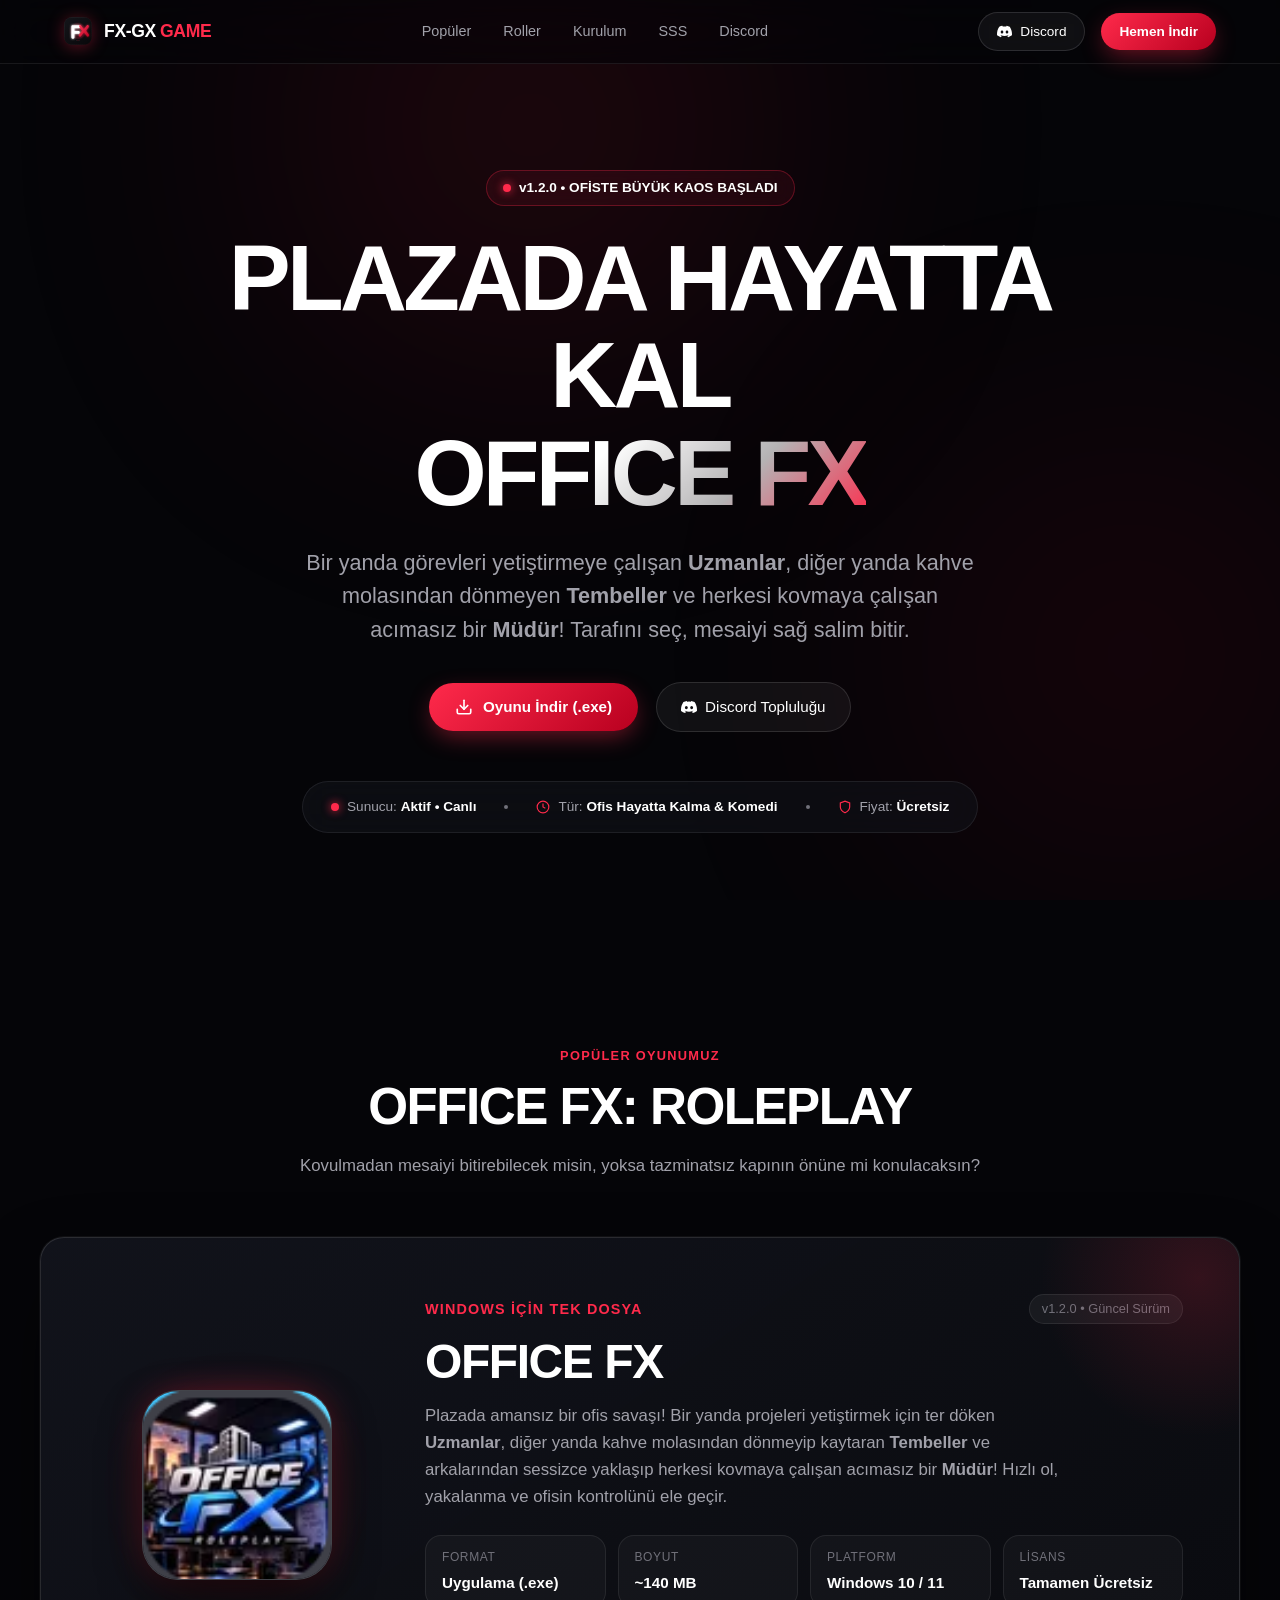
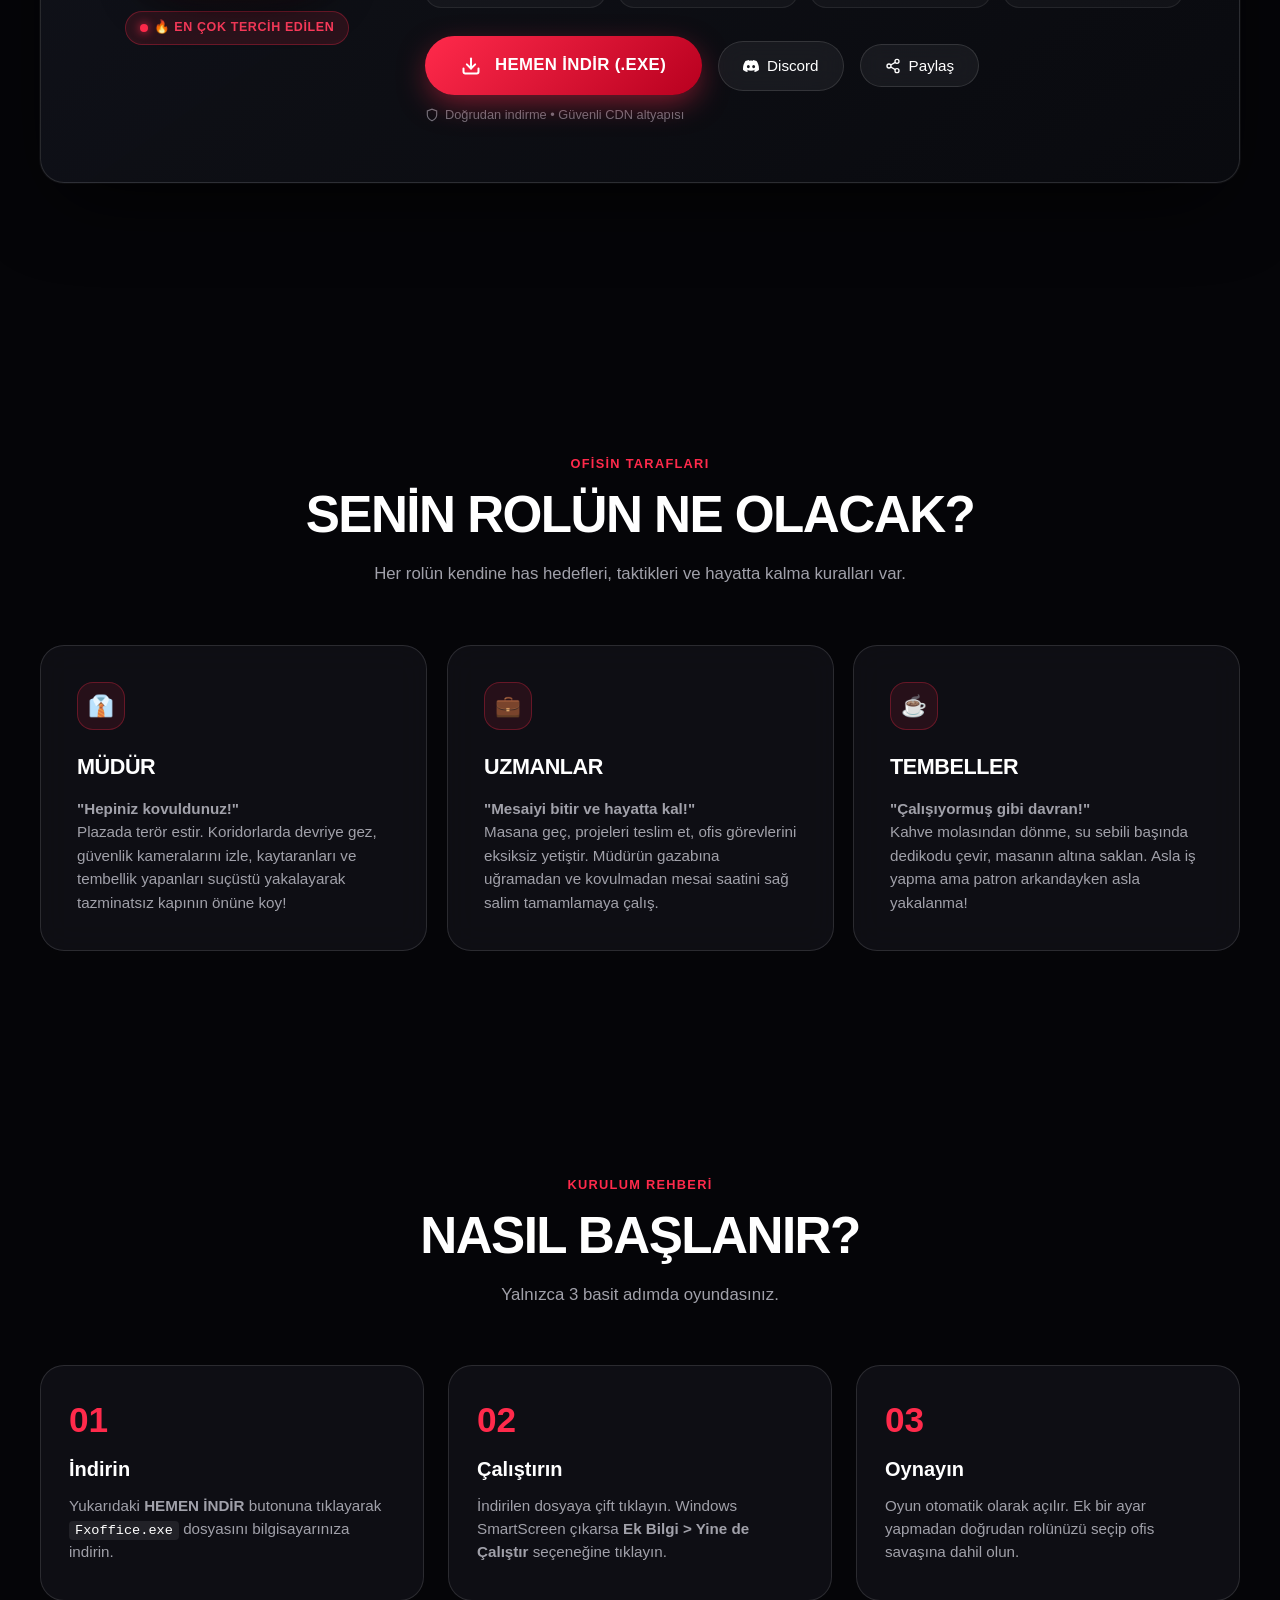
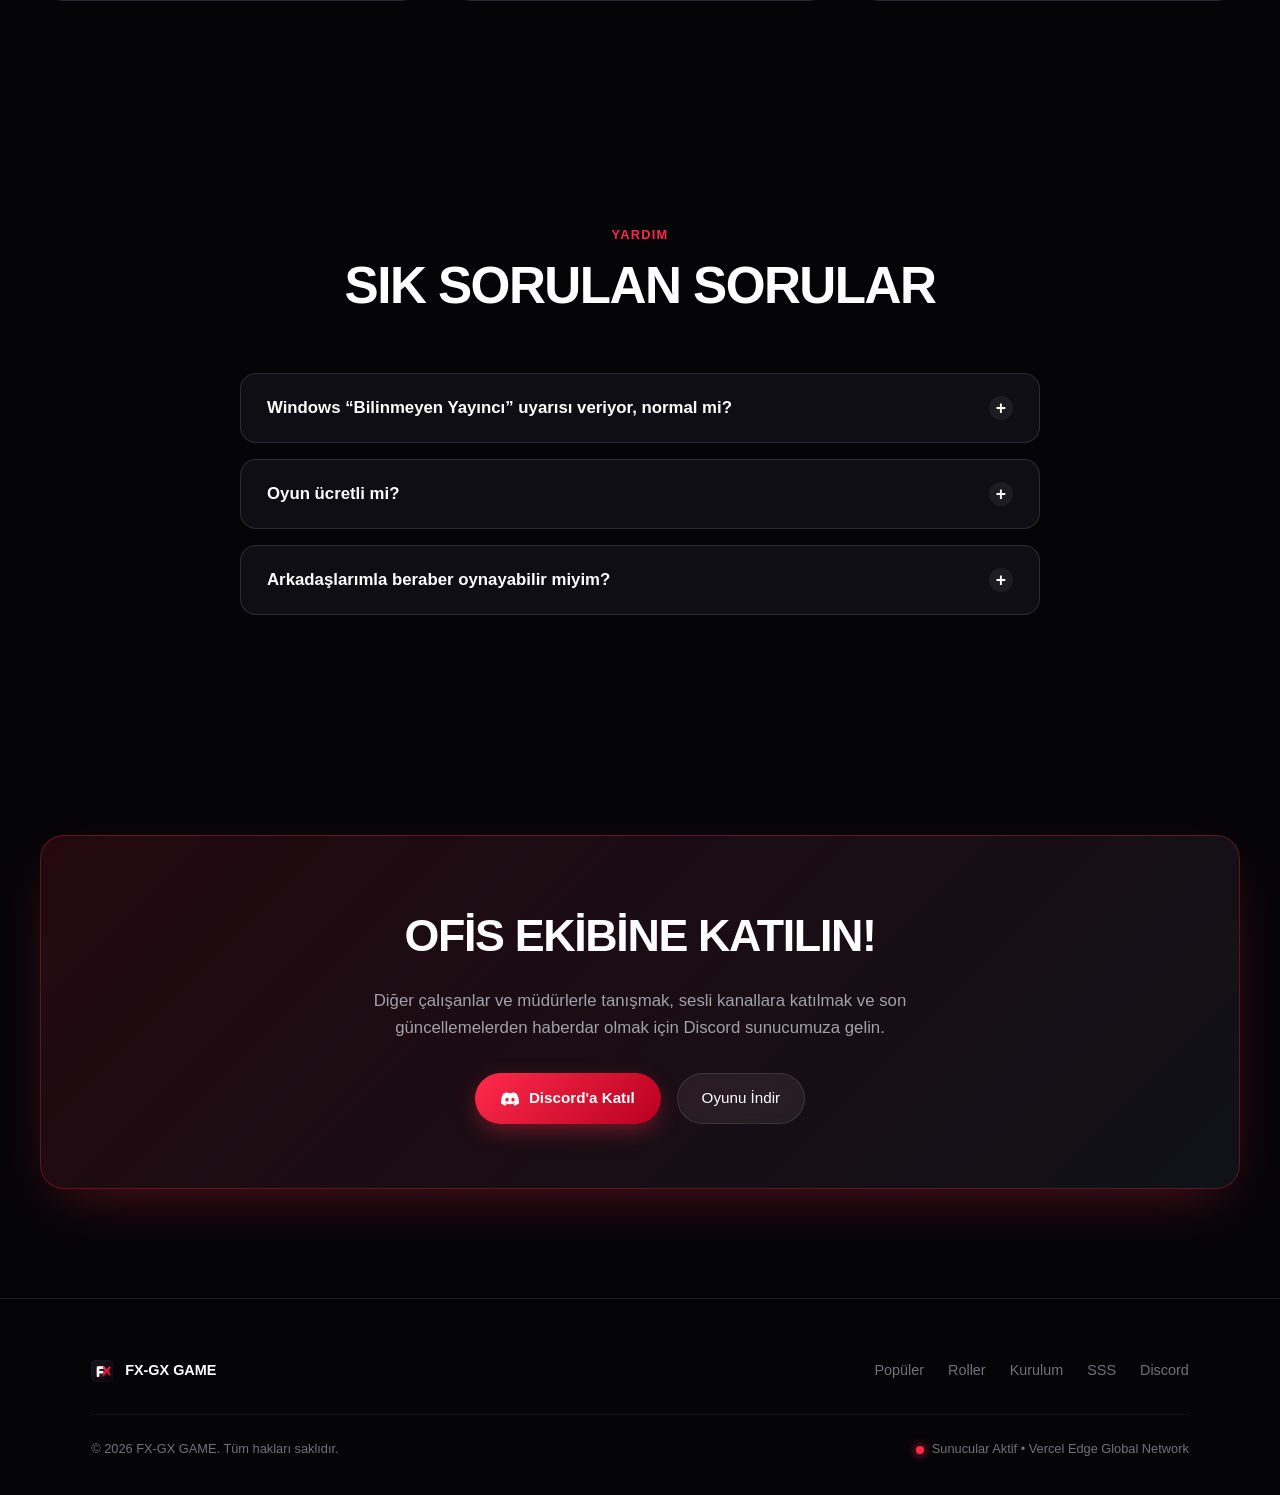
<file: index.html>
<!DOCTYPE html>
<html lang="tr">
<head>
  <meta charset="UTF-8">
  <meta name="viewport" content="width=device-width, initial-scale=1.0">
  <title>FX-GX GAME – Office FX Roleplay</title>
  <meta name="description" content="FX-GX GAME: Office FX Roleplay resmi sayfası. Uzmanlar, tembeller ve herkesi kovmaya çalışan müdürün komedi ve hayatta kalma savaşı!">
  <meta name="theme-color" content="#050508">
  
  <!-- Favicon -->
  <link rel="icon" href="icon.svg" type="image/svg+xml">
  <link rel="apple-touch-icon" href="office-fx.png">

  <!-- Apple SF / Modern Font -->
  <link rel="preconnect" href="https://fonts.googleapis.com">
  <link rel="preconnect" href="https://fonts.gstatic.com" crossorigin>
  <link href="https://fonts.googleapis.com/css2?family=Plus+Jakarta+Sans:wght@400;500;600;700;800&display=swap" rel="stylesheet">
  
  <link rel="stylesheet" href="style.css">
</head>
<body>

  <!-- Scroll Progress Bar -->
  <div class="scroll-bar" id="progressBar"></div>

  <!-- Ambient Red Ambient Orbs -->
  <div class="orb-container" aria-hidden="true">
    <div class="ambient-orb orb-1"></div>
    <div class="ambient-orb orb-2"></div>
  </div>

  <!-- Apple Frosted Navbar -->
  <header class="navbar" id="navbar">
    <a class="nav-brand" href="#top">
      <img src="icon.svg" alt="FX-GX Logo" width="28" height="28">
      <div class="brand-text">FX-GX <span class="accent">GAME</span></div>
    </a>

    <nav class="nav-links" id="navLinks">
      <a class="nav-link" href="#populer">Popüler</a>
      <a class="nav-link" href="#roller">Roller</a>
      <a class="nav-link" href="#kurulum">Kurulum</a>
      <a class="nav-link" href="#sss">SSS</a>
      <a class="nav-link" href="https://discord.gg/Gyktuqjap7" target="_blank" rel="noopener">Discord</a>
    </nav>

    <div class="nav-actions">
      <a class="btn-glass btn-sm" href="https://discord.gg/Gyktuqjap7" target="_blank" rel="noopener">
        <svg width="15" height="15" viewBox="0 0 24 24" fill="currentColor">
          <path d="M20.317 4.37a19.791 19.791 0 0 0-4.885-1.515.074.074 0 0 0-.079.037c-.21.375-.444.864-.608 1.25a18.27 18.27 0 0 0-5.487 0 12.64 12.64 0 0 0-.617-1.25.077.077 0 0 0-.079-.037A19.736 19.736 0 0 0 3.677 4.37a.07.07 0 0 0-.032.027C.533 9.046-.32 13.58.099 18.057a.082.082 0 0 0 .031.057 19.9 19.9 0 0 0 5.993 3.03.078.078 0 0 0 .084-.028c.462-.63.874-1.295 1.226-1.994.021-.041.001-.09-.041-.106a13.107 13.107 0 0 1-1.872-.892.077.077 0 0 1-.008-.128 10.2 10.2 0 0 0 .372-.292.074.074 0 0 1 .077-.01c3.929 1.793 8.18 1.793 12.061 0a.074.074 0 0 1 .078.01c.12.098.246.198.373.292a.077.077 0 0 1-.006.127 12.299 12.299 0 0 1-1.873.894.077.077 0 0 0-.041.107c.36.698.772 1.362 1.225 1.993a.076.076 0 0 0 .084.028 19.839 19.839 0 0 0 6.002-3.03.077.077 0 0 0 .032-.054c.5-5.177-.838-9.674-3.549-13.66a.061.061 0 0 0-.031-.028zM8.02 15.33c-1.183 0-2.157-1.085-2.157-2.419 0-1.333.956-2.419 2.157-2.419 1.21 0 2.176 1.096 2.157 2.42 0 1.333-.956 2.418-2.157 2.418zm7.975 0c-1.183 0-2.157-1.085-2.157-2.419 0-1.333.955-2.419 2.157-2.419 1.21 0 2.176 1.096 2.157 2.42 0 1.333-.946 2.418-2.157 2.418z"/>
        </svg>
        <span>Discord</span>
      </a>
      <a class="btn-primary btn-sm" href="#populer">Hemen İndir</a>
      <button class="menu-toggle" id="menuToggle" aria-label="Menü">
        <span></span>
        <span></span>
      </button>
    </div>
  </header>

  <main id="top">
    <!-- Hero Section -->
    <section class="hero-section container">
      <div class="hero-badge reveal">
        <span class="status-dot"></span>
        <span>v1.2.0 • OFİSTE BÜYÜK KAOS BAŞLADI</span>
      </div>

      <h1 class="hero-title reveal reveal-delay-1">
        PLAZADA HAYATTA KAL<br><span class="text-gradient">OFFICE FX</span>
      </h1>

      <p class="hero-sub reveal reveal-delay-2">
        Bir yanda görevleri yetiştirmeye çalışan <strong>Uzmanlar</strong>, diğer yanda kahve molasından dönmeyen <strong>Tembeller</strong> ve herkesi kovmaya çalışan acımasız bir <strong>Müdür</strong>! Tarafını seç, mesaiyi sağ salim bitir.
      </p>

      <div class="hero-actions reveal reveal-delay-3">
        <a class="btn-primary" href="#populer">
          <svg width="18" height="18" viewBox="0 0 24 24" fill="none" stroke="currentColor" stroke-width="2.2" stroke-linecap="round" stroke-linejoin="round">
            <path d="M21 15v4a2 2 0 0 1-2 2H5a2 2 0 0 1-2-2v-4"></path>
            <polyline points="7 10 12 15 17 10"></polyline>
            <line x1="12" y1="15" x2="12" y2="3"></line>
          </svg>
          Oyunu İndir (.exe)
        </a>
        <a class="btn-glass" href="https://discord.gg/Gyktuqjap7" target="_blank" rel="noopener">
          <svg width="16" height="16" viewBox="0 0 24 24" fill="currentColor">
            <path d="M20.317 4.37a19.791 19.791 0 0 0-4.885-1.515.074.074 0 0 0-.079.037c-.21.375-.444.864-.608 1.25a18.27 18.27 0 0 0-5.487 0 12.64 12.64 0 0 0-.617-1.25.077.077 0 0 0-.079-.037A19.736 19.736 0 0 0 3.677 4.37a.07.07 0 0 0-.032.027C.533 9.046-.32 13.58.099 18.057a.082.082 0 0 0 .031.057 19.9 19.9 0 0 0 5.993 3.03.078.078 0 0 0 .084-.028c.462-.63.874-1.295 1.226-1.994.021-.041.001-.09-.041-.106a13.107 13.107 0 0 1-1.872-.892.077.077 0 0 1-.008-.128 10.2 10.2 0 0 0 .372-.292.074.074 0 0 1 .077-.01c3.929 1.793 8.18 1.793 12.061 0a.074.074 0 0 1 .078.01c.12.098.246.198.373.292a.077.077 0 0 1-.006.127 12.299 12.299 0 0 1-1.873.894.077.077 0 0 0-.041.107c.36.698.772 1.362 1.225 1.993a.076.076 0 0 0 .084.028 19.839 19.839 0 0 0 6.002-3.03.077.077 0 0 0 .032-.054c.5-5.177-.838-9.674-3.549-13.66a.061.061 0 0 0-.031-.028zM8.02 15.33c-1.183 0-2.157-1.085-2.157-2.419 0-1.333.956-2.419 2.157-2.419 1.21 0 2.176 1.096 2.157 2.42 0 1.333-.956 2.418-2.157 2.418zm7.975 0c-1.183 0-2.157-1.085-2.157-2.419 0-1.333.955-2.419 2.157-2.419 1.21 0 2.176 1.096 2.157 2.42 0 1.333-.946 2.418-2.157 2.418z"/>
          </svg>
          <span>Discord Topluluğu</span>
        </a>
      </div>

      <div class="hero-stats reveal reveal-delay-3">
        <div class="hero-stat-item">
          <span class="status-dot"></span>
          <span>Sunucu: <strong>Aktif &bull; Canlı</strong></span>
        </div>
        <div class="hero-stat-dot"></div>
        <div class="hero-stat-item">
          <svg width="14" height="14" viewBox="0 0 24 24" fill="none" stroke="#ff2a4b" stroke-width="2"><circle cx="12" cy="12" r="10"/><path d="M12 6v6l4 2"/></svg>
          <span>Tür: <strong>Ofis Hayatta Kalma & Komedi</strong></span>
        </div>
        <div class="hero-stat-dot"></div>
        <div class="hero-stat-item">
          <svg width="14" height="14" viewBox="0 0 24 24" fill="none" stroke="#ff2a4b" stroke-width="2"><path d="M12 22s8-4 8-10V5l-8-3-8 3v7c0 6 8 10 8 10z"/></svg>
          <span>Fiyat: <strong>Ücretsiz</strong></span>
        </div>
      </div>
    </section>

    <!-- POPÜLER BÖLÜMÜ (SADECE OFFICE FX) -->
    <section class="section container" id="populer">
      <div class="section-header reveal">
        <span class="section-tag">POPÜLER OYUNUMUZ</span>
        <h2 class="section-title">OFFICE FX: ROLEPLAY</h2>
        <p class="section-desc">Kovulmadan mesaiyi bitirebilecek misin, yoksa tazminatsız kapının önüne mi konulacaksın?</p>
      </div>

      <!-- Spotlight Download Card -->
      <article class="flagship-card reveal">
        <div class="flagship-grid">
          
          <!-- Logo & Artwork (office-fx.png) -->
          <div class="flagship-art-box">
            <div class="game-logo-wrapper">
              <div class="game-logo-glow"></div>
              <img src="office-fx.png" alt="Office FX Roleplay Resmi Logosu" class="game-logo-img" width="180" height="180">
            </div>
            <div class="game-badge-chip">
              <span class="status-dot"></span>
              <span>🔥 EN ÇOK TERCİH EDİLEN</span>
            </div>
          </div>

          <!-- Game Details & Download -->
          <div class="flagship-info">
            <div class="flagship-header-row">
              <span class="flagship-kicker">WINDOWS İÇİN TEK DOSYA</span>
              <span class="flagship-version">v1.2.0 • Güncel Sürüm</span>
            </div>

            <h3 class="flagship-title">OFFICE FX</h3>
            <p class="flagship-desc">
              Plazada amansız bir ofis savaşı! Bir yanda projeleri yetiştirmek için ter döken <strong>Uzmanlar</strong>, diğer yanda kahve molasından dönmeyip kaytaran <strong>Tembeller</strong> ve arkalarından sessizce yaklaşıp herkesi kovmaya çalışan acımasız bir <strong>Müdür</strong>! Hızlı ol, yakalanma ve ofisin kontrolünü ele geçir.
            </p>

            <!-- Specification Badges -->
            <div class="meta-badges-row">
              <div class="meta-box">
                <div class="meta-label">Format</div>
                <div class="meta-value">Uygulama (.exe)</div>
              </div>
              <div class="meta-box">
                <div class="meta-label">Boyut</div>
                <div class="meta-value">~140 MB</div>
              </div>
              <div class="meta-box">
                <div class="meta-label">Platform</div>
                <div class="meta-value">Windows 10 / 11</div>
              </div>
              <div class="meta-box">
                <div class="meta-label">Lisans</div>
                <div class="meta-value">Tamamen Ücretsiz</div>
              </div>
            </div>

            <!-- Download Button & Action -->
            <div class="dl-action-row">
              <a id="mainDownloadBtn" class="download-master-btn" 
                 download="Fxoffice.exe" 
                 rel="noopener"
                 href="https://cdn.discordapp.com/attachments/1356609967339339809/1571560464771719178/Fxoffice.exe?ex=6afb2d3c&is=6af9dbbc&hm=919cfb44ade8aa237a88d508ab5ec87f5aed1d8387537a8f3351c60a54d95b77&">
                <div class="btn-progress-fill" id="btnProgress"></div>
                <svg width="20" height="20" viewBox="0 0 24 24" fill="none" stroke="currentColor" stroke-width="2.4" stroke-linecap="round" stroke-linejoin="round">
                  <path d="M21 15v4a2 2 0 0 1-2 2H5a2 2 0 0 1-2-2v-4"></path>
                  <polyline points="7 10 12 15 17 10"></polyline>
                  <line x1="12" y1="15" x2="12" y2="3"></line>
                </svg>
                <span id="btnLabel">HEMEN İNDİR (.EXE)</span>
              </a>

              <a class="btn-glass" href="https://discord.gg/Gyktuqjap7" target="_blank" rel="noopener">
                <svg width="16" height="16" viewBox="0 0 24 24" fill="currentColor">
                  <path d="M20.317 4.37a19.791 19.791 0 0 0-4.885-1.515.074.074 0 0 0-.079.037c-.21.375-.444.864-.608 1.25a18.27 18.27 0 0 0-5.487 0 12.64 12.64 0 0 0-.617-1.25.077.077 0 0 0-.079-.037A19.736 19.736 0 0 0 3.677 4.37a.07.07 0 0 0-.032.027C.533 9.046-.32 13.58.099 18.057a.082.082 0 0 0 .031.057 19.9 19.9 0 0 0 5.993 3.03.078.078 0 0 0 .084-.028c.462-.63.874-1.295 1.226-1.994.021-.041.001-.09-.041-.106a13.107 13.107 0 0 1-1.872-.892.077.077 0 0 1-.008-.128 10.2 10.2 0 0 0 .372-.292.074.074 0 0 1 .077-.01c3.929 1.793 8.18 1.793 12.061 0a.074.074 0 0 1 .078.01c.12.098.246.198.373.292a.077.077 0 0 1-.006.127 12.299 12.299 0 0 1-1.873.894.077.077 0 0 0-.041.107c.36.698.772 1.362 1.225 1.993a.076.076 0 0 0 .084.028 19.839 19.839 0 0 0 6.002-3.03.077.077 0 0 0 .032-.054c.5-5.177-.838-9.674-3.549-13.66a.061.061 0 0 0-.031-.028zM8.02 15.33c-1.183 0-2.157-1.085-2.157-2.419 0-1.333.956-2.419 2.157-2.419 1.21 0 2.176 1.096 2.157 2.42 0 1.333-.956 2.418-2.157 2.418zm7.975 0c-1.183 0-2.157-1.085-2.157-2.419 0-1.333.955-2.419 2.157-2.419 1.21 0 2.176 1.096 2.157 2.42 0 1.333-.946 2.418-2.157 2.418z"/>
                </svg>
                <span>Discord</span>
              </a>

              <button class="btn-glass" id="copyShareBtn">
                <svg width="16" height="16" viewBox="0 0 24 24" fill="none" stroke="currentColor" stroke-width="2"><circle cx="18" cy="5" r="3"/><circle cx="6" cy="12" r="3"/><circle cx="18" cy="19" r="3"/><line x1="8.59" y1="13.51" x2="15.42" y2="17.49"/><line x1="15.41" y1="6.51" x2="8.59" y2="10.49"/></svg>
                <span>Paylaş</span>
              </button>
            </div>

            <div class="dl-helper-text">
              <svg width="14" height="14" viewBox="0 0 24 24" fill="none" stroke="currentColor" stroke-width="2"><path d="M12 22s8-4 8-10V5l-8-3-8 3v7c0 6 8 10 8 10z"/></svg>
              <span>Doğrudan indirme • Güvenli CDN altyapısı</span>
            </div>

          </div>
        </div>
      </article>
    </section>

    <!-- OFİS ROLLERİ (MÜDÜR, UZMANLAR, TEMBELLER) -->
    <section class="section container" id="roller">
      <div class="section-header reveal">
        <span class="section-tag">OFİSİN TARAFLARI</span>
        <h2 class="section-title">SENİN ROLÜN NE OLACAK?</h2>
        <p class="section-desc">Her rolün kendine has hedefleri, taktikleri ve hayatta kalma kuralları var.</p>
      </div>

      <div class="bento-grid">
        <!-- Rol 1: Müdür -->
        <div class="bento-card bento-col-4 reveal">
          <div class="bento-icon">👔</div>
          <h3 class="bento-title">MÜDÜR</h3>
          <p class="bento-text">
            <strong>"Hepiniz kovuldunuz!"</strong><br>
            Plazada terör estir. Koridorlarda devriye gez, güvenlik kameralarını izle, kaytaranları ve tembellik yapanları suçüstü yakalayarak tazminatsız kapının önüne koy!
          </p>
        </div>

        <!-- Rol 2: Uzmanlar -->
        <div class="bento-card bento-col-4 reveal reveal-delay-1">
          <div class="bento-icon">💼</div>
          <h3 class="bento-title">UZMANLAR</h3>
          <p class="bento-text">
            <strong>"Mesaiyi bitir ve hayatta kal!"</strong><br>
            Masana geç, projeleri teslim et, ofis görevlerini eksiksiz yetiştir. Müdürün gazabına uğramadan ve kovulmadan mesai saatini sağ salim tamamlamaya çalış.
          </p>
        </div>

        <!-- Rol 3: Tembeller -->
        <div class="bento-card bento-col-4 reveal reveal-delay-2">
          <div class="bento-icon">☕</div>
          <h3 class="bento-title">TEMBELLER</h3>
          <p class="bento-text">
            <strong>"Çalışıyormuş gibi davran!"</strong><br>
            Kahve molasından dönme, su sebili başında dedikodu çevir, masanın altına saklan. Asla iş yapma ama patron arkandayken asla yakalanma!
          </p>
        </div>
      </div>
    </section>

    <!-- Kurulum Adımları (3 Basit Adım) -->
    <section class="section container" id="kurulum">
      <div class="section-header reveal">
        <span class="section-tag">KURULUM REHBERİ</span>
        <h2 class="section-title">NASIL BAŞLANIR?</h2>
        <p class="section-desc">Yalnızca 3 basit adımda oyundasınız.</p>
      </div>

      <div class="steps-row">
        <div class="step-card reveal">
          <div class="step-number">01</div>
          <h4>İndirin</h4>
          <p>Yukarıdaki <strong>HEMEN İNDİR</strong> butonuna tıklayarak <code>Fxoffice.exe</code> dosyasını bilgisayarınıza indirin.</p>
        </div>

        <div class="step-card reveal reveal-delay-1">
          <div class="step-number">02</div>
          <h4>Çalıştırın</h4>
          <p>İndirilen dosyaya çift tıklayın. Windows SmartScreen çıkarsa <strong>Ek Bilgi &gt; Yine de Çalıştır</strong> seçeneğine tıklayın.</p>
        </div>

        <div class="step-card reveal reveal-delay-2">
          <div class="step-number">03</div>
          <h4>Oynayın</h4>
          <p>Oyun otomatik olarak açılır. Ek bir ayar yapmadan doğrudan rolünüzü seçip ofis savaşına dahil olun.</p>
        </div>
      </div>
    </section>

    <!-- Sıkça Sorulan Sorular (SSS) -->
    <section class="section container" id="sss">
      <div class="section-header reveal">
        <span class="section-tag">YARDIM</span>
        <h2 class="section-title">SIK SORULAN SORULAR</h2>
      </div>

      <div class="faq-wrap reveal">
        <div class="faq-item">
          <button class="faq-question">
            <span>Windows “Bilinmeyen Yayıncı” uyarısı veriyor, normal mi?</span>
            <span class="faq-toggle-icon">+</span>
          </button>
          <div class="faq-answer">
            Evet, tamamen normaldir. İmzasız bağımsız .exe dosyalarında Windows SmartScreen bu standart uyarıyı gösterebilir. “Ek bilgi” ve ardından “Yine de çalıştır” butonuna basarak güvenle devam edebilirsiniz.
          </div>
        </div>

        <div class="faq-item">
          <button class="faq-question">
            <span>Oyun ücretli mi?</span>
            <span class="faq-toggle-icon">+</span>
          </button>
          <div class="faq-answer">
            Hayır, FX-OFFICE'i indirmek ve sunucularda oynamak tamamen ücretsizdir.
          </div>
        </div>

        <div class="faq-item">
          <button class="faq-question">
            <span>Arkadaşlarımla beraber oynayabilir miyim?</span>
            <span class="faq-toggle-icon">+</span>
          </button>
          <div class="faq-answer">
            Evet! Çok oyunculu sunucularımızda arkadaşlarınla bir araya gelebilir, biriniz Müdür olurken diğerleriniz Uzman veya Tembel olarak eğlencenin tadını çıkarabilirsiniz.
          </div>
        </div>
      </div>
    </section>

    <!-- Discord Community CTA Banner -->
    <section class="section container">
      <div class="community-banner reveal">
        <h3>OFİS EKİBİNE KATILIN!</h3>
        <p>Diğer çalışanlar ve müdürlerle tanışmak, sesli kanallara katılmak ve son güncellemelerden haberdar olmak için Discord sunucumuza gelin.</p>
        <div style="display:flex; justify-content:center; gap:16px; flex-wrap:wrap;">
          <a class="btn-primary" href="https://discord.gg/Gyktuqjap7" target="_blank" rel="noopener">
            <svg width="18" height="18" viewBox="0 0 24 24" fill="currentColor">
              <path d="M20.317 4.37a19.791 19.791 0 0 0-4.885-1.515.074.074 0 0 0-.079.037c-.21.375-.444.864-.608 1.25a18.27 18.27 0 0 0-5.487 0 12.64 12.64 0 0 0-.617-1.25.077.077 0 0 0-.079-.037A19.736 19.736 0 0 0 3.677 4.37a.07.07 0 0 0-.032.027C.533 9.046-.32 13.58.099 18.057a.082.082 0 0 0 .031.057 19.9 19.9 0 0 0 5.993 3.03.078.078 0 0 0 .084-.028c.462-.63.874-1.295 1.226-1.994.021-.041.001-.09-.041-.106a13.107 13.107 0 0 1-1.872-.892.077.077 0 0 1-.008-.128 10.2 10.2 0 0 0 .372-.292.074.074 0 0 1 .077-.01c3.929 1.793 8.18 1.793 12.061 0a.074.074 0 0 1 .078.01c.12.098.246.198.373.292a.077.077 0 0 1-.006.127 12.299 12.299 0 0 1-1.873.894.077.077 0 0 0-.041.107c.36.698.772 1.362 1.225 1.993a.076.076 0 0 0 .084.028 19.839 19.839 0 0 0 6.002-3.03.077.077 0 0 0 .032-.054c.5-5.177-.838-9.674-3.549-13.66a.061.061 0 0 0-.031-.028zM8.02 15.33c-1.183 0-2.157-1.085-2.157-2.419 0-1.333.956-2.419 2.157-2.419 1.21 0 2.176 1.096 2.157 2.42 0 1.333-.956 2.418-2.157 2.418zm7.975 0c-1.183 0-2.157-1.085-2.157-2.419 0-1.333.955-2.419 2.157-2.419 1.21 0 2.176 1.096 2.157 2.42 0 1.333-.946 2.418-2.157 2.418z"/>
            </svg>
            Discord'a Katıl
          </a>
          <a class="btn-glass" href="#populer">Oyunu İndir</a>
        </div>
      </div>
    </section>
  </main>

  <!-- Sade Apple Footer -->
  <footer class="footer">
    <div class="container">
      <div class="footer-top">
        <div class="footer-brand">
          <img src="icon.svg" alt="FX-GX" width="22" height="22">
          <span>FX-GX GAME</span>
        </div>
        <div class="footer-links">
          <a href="#populer">Popüler</a>
          <a href="#roller">Roller</a>
          <a href="#kurulum">Kurulum</a>
          <a href="#sss">SSS</a>
          <a href="https://discord.gg/Gyktuqjap7" target="_blank" rel="noopener">Discord</a>
        </div>
      </div>

      <div class="footer-bottom">
        <div>&copy; 2026 FX-GX GAME. Tüm hakları saklıdır.</div>
        <div style="display:flex; align-items:center; gap:8px;">
          <span class="status-dot"></span>
          <span>Sunucular Aktif • Vercel Edge Global Network</span>
        </div>
      </div>
    </div>
  </footer>

  <!-- Toast Notification -->
  <div class="toast-notice" id="toastNotice">✓ Mesaj</div>

  <!-- JavaScript -->
  <script src="script.js"></script>
</body>
</html>
</file>
<file: style.css>
/* ==========================================================================
   FX-GX GAME – Apple-Inspired Red, Black & White Theme
   Ultra-Premium, Minimalist, High-Performance Design System
   ========================================================================== */

:root {
  --bg-primary: #050508;
  --bg-secondary: #0c0d12;
  --bg-card: rgba(18, 19, 26, 0.72);
  --bg-card-hover: rgba(26, 28, 38, 0.85);
  --bg-glass: rgba(12, 13, 18, 0.75);
  
  --text-primary: #ffffff;
  --text-secondary: #a1a1aa;
  --text-muted: #71717a;
  
  --red-primary: #ff2a4b;
  --red-hover: #ff4765;
  --red-dark: #b8001f;
  --red-glow: rgba(255, 42, 75, 0.35);
  --red-glow-subtle: rgba(255, 42, 75, 0.12);
  --red-gradient: linear-gradient(135deg, #ff2a4b 0%, #b8001f 100%);
  --red-gradient-hover: linear-gradient(135deg, #ff4765 0%, #d10024 100%);
  
  --border-subtle: rgba(255, 255, 255, 0.08);
  --border-card: rgba(255, 255, 255, 0.12);
  --border-red: rgba(255, 42, 75, 0.3);
  
  --radius-sm: 10px;
  --radius-md: 16px;
  --radius-lg: 24px;
  --radius-pill: 9999px;
  
  --font-sans: -apple-system, BlinkMacSystemFont, "SF Pro Display", "SF Pro Text", "Segoe UI", Roboto, Helvetica, Arial, sans-serif;
  --ease-apple: cubic-bezier(0.16, 1, 0.3, 1);
}

/* Base & Reset */
*, *::before, *::after {
  box-sizing: border-box;
  margin: 0;
  padding: 0;
}

html {
  scroll-behavior: smooth;
  scroll-padding-top: 80px;
  background-color: var(--bg-primary);
  color: var(--text-primary);
  font-family: var(--font-sans);
  text-rendering: optimizeLegibility;
  -webkit-font-smoothing: antialiased;
  -moz-osx-font-smoothing: grayscale;
}

body {
  background-color: var(--bg-primary);
  color: var(--text-primary);
  line-height: 1.6;
  overflow-x: hidden;
  position: relative;
  min-height: 100vh;
}

a {
  color: inherit;
  text-decoration: none;
  transition: all 0.25s var(--ease-apple);
}

button {
  font-family: inherit;
  cursor: pointer;
  border: none;
  background: none;
}

img, svg {
  display: block;
  max-width: 100%;
}

/* Scroll Progress Bar */
.scroll-bar {
  position: fixed;
  top: 0;
  left: 0;
  height: 3px;
  width: 0%;
  background: var(--red-gradient);
  box-shadow: 0 0 10px var(--red-glow);
  z-index: 1000;
  transition: width 0.08s ease-out;
}

/* Ambient Red Glow Orbs */
.orb-container {
  position: fixed;
  inset: 0;
  pointer-events: none;
  z-index: 0;
  overflow: hidden;
}

.ambient-orb {
  position: absolute;
  border-radius: 50%;
  filter: blur(140px);
  opacity: 0.22;
  will-change: transform;
  animation: orbDrift 22s ease-in-out infinite alternate;
}

.orb-1 {
  width: 550px;
  height: 550px;
  background: radial-gradient(circle, #ff2a4b 0%, rgba(184, 0, 31, 0.4) 60%, transparent 80%);
  top: -150px;
  left: 20%;
}

.orb-2 {
  width: 500px;
  height: 500px;
  background: radial-gradient(circle, #d10024 0%, rgba(255, 42, 75, 0.2) 60%, transparent 80%);
  top: 45%;
  right: -100px;
  animation-delay: -7s;
}

.orb-3 {
  width: 420px;
  height: 420px;
  background: radial-gradient(circle, #ff2a4b 0%, rgba(100, 0, 15, 0.3) 60%, transparent 80%);
  bottom: 5%;
  left: -80px;
  animation-delay: -14s;
}

@keyframes orbDrift {
  0% { transform: translate(0, 0) scale(1); }
  50% { transform: translate(40px, -30px) scale(1.08); }
  100% { transform: translate(-30px, 40px) scale(0.95); }
}

/* Frosted Apple Navigation */
.navbar {
  position: fixed;
  top: 0;
  left: 0;
  right: 0;
  height: 64px;
  display: flex;
  align-items: center;
  justify-content: space-between;
  padding: 0 max(24px, 5vw);
  background: rgba(5, 5, 8, 0.72);
  backdrop-filter: blur(24px) saturate(180%);
  -webkit-backdrop-filter: blur(24px) saturate(180%);
  border-bottom: 1px solid var(--border-subtle);
  z-index: 500;
  transition: all 0.3s var(--ease-apple);
}

.navbar.scrolled {
  background: rgba(5, 5, 8, 0.9);
  border-bottom-color: rgba(255, 255, 255, 0.12);
  box-shadow: 0 10px 30px rgba(0, 0, 0, 0.6);
}

.nav-brand {
  display: flex;
  align-items: center;
  gap: 12px;
  font-weight: 700;
  font-size: 1.1rem;
  letter-spacing: -0.02em;
}

.nav-brand img {
  border-radius: 8px;
  filter: drop-shadow(0 2px 8px var(--red-glow));
}

.brand-text {
  display: flex;
  align-items: center;
  gap: 4px;
}

.brand-text .accent {
  color: var(--red-primary);
}

.nav-links {
  display: flex;
  align-items: center;
  gap: 32px;
}

.nav-link {
  font-size: 0.9rem;
  color: var(--text-secondary);
  font-weight: 500;
  position: relative;
  padding: 6px 0;
}

.nav-link:hover {
  color: var(--text-primary);
}

.nav-link::after {
  content: '';
  position: absolute;
  bottom: 0;
  left: 0;
  width: 0%;
  height: 2px;
  background: var(--red-primary);
  border-radius: 2px;
  transition: width 0.25s var(--ease-apple);
}

.nav-link:hover::after {
  width: 100%;
}

.nav-actions {
  display: flex;
  align-items: center;
  gap: 16px;
}

/* Mobile Nav Toggle */
.menu-toggle {
  display: none;
  flex-direction: column;
  justify-content: center;
  gap: 5px;
  width: 32px;
  height: 32px;
}

.menu-toggle span {
  width: 22px;
  height: 2px;
  background: var(--text-primary);
  border-radius: 2px;
  transition: all 0.3s var(--ease-apple);
}

/* Apple Buttons */
.btn-primary {
  display: inline-flex;
  align-items: center;
  justify-content: center;
  gap: 10px;
  background: var(--red-gradient);
  color: #ffffff;
  padding: 12px 26px;
  border-radius: var(--radius-pill);
  font-size: 0.95rem;
  font-weight: 600;
  box-shadow: 0 8px 24px -4px rgba(255, 42, 75, 0.45);
  transition: all 0.25s var(--ease-apple);
  position: relative;
  overflow: hidden;
}

.btn-primary::before {
  content: '';
  position: absolute;
  top: 0;
  left: -100%;
  width: 100%;
  height: 100%;
  background: linear-gradient(90deg, transparent, rgba(255, 255, 255, 0.25), transparent);
  transition: left 0.6s var(--ease-apple);
}

.btn-primary:hover {
  transform: translateY(-2px) scale(1.02);
  box-shadow: 0 14px 32px -4px rgba(255, 42, 75, 0.6);
  background: var(--red-gradient-hover);
}

.btn-primary:hover::before {
  left: 100%;
}

.btn-primary:active {
  transform: translateY(0) scale(0.98);
}

.btn-glass {
  display: inline-flex;
  align-items: center;
  justify-content: center;
  gap: 8px;
  background: rgba(255, 255, 255, 0.05);
  color: var(--text-primary);
  padding: 12px 24px;
  border-radius: var(--radius-pill);
  font-size: 0.95rem;
  font-weight: 500;
  border: 1px solid var(--border-card);
  backdrop-filter: blur(12px);
  -webkit-backdrop-filter: blur(12px);
  transition: all 0.25s var(--ease-apple);
}

.btn-glass:hover {
  background: rgba(255, 255, 255, 0.1);
  border-color: rgba(255, 255, 255, 0.25);
  transform: translateY(-2px);
}

.btn-glass:active {
  transform: translateY(0);
}

.btn-sm {
  padding: 8px 18px;
  font-size: 0.85rem;
}

/* Layout Containers */
.container {
  width: 100%;
  max-width: 1200px;
  margin: 0 auto;
  padding: 0 max(24px, 4vw);
  position: relative;
  z-index: 10;
}

.section {
  padding: 110px 0;
  position: relative;
}

/* Hero Section */
.hero-section {
  padding-top: 170px;
  padding-bottom: 100px;
  text-align: center;
  display: flex;
  flex-direction: column;
  align-items: center;
  position: relative;
}

.hero-badge {
  display: inline-flex;
  align-items: center;
  gap: 8px;
  padding: 6px 16px;
  background: rgba(255, 42, 75, 0.08);
  border: 1px solid var(--border-red);
  border-radius: var(--radius-pill);
  font-size: 0.85rem;
  font-weight: 600;
  color: #ffffff;
  margin-bottom: 24px;
  backdrop-filter: blur(10px);
}

.status-dot {
  width: 8px;
  height: 8px;
  background: var(--red-primary);
  border-radius: 50%;
  box-shadow: 0 0 10px var(--red-primary);
  animation: pulseDot 2s infinite;
}

@keyframes pulseDot {
  0% { transform: scale(0.95); opacity: 0.8; }
  50% { transform: scale(1.3); opacity: 1; }
  100% { transform: scale(0.95); opacity: 0.8; }
}

.hero-title {
  font-size: clamp(2.8rem, 8vw, 5.8rem);
  font-weight: 800;
  line-height: 1.05;
  letter-spacing: -0.04em;
  margin-bottom: 24px;
  max-width: 950px;
}

.text-gradient {
  background: linear-gradient(135deg, #ffffff 40%, rgba(255, 255, 255, 0.7) 70%, var(--red-primary) 100%);
  -webkit-background-clip: text;
  background-clip: text;
  color: transparent;
}

.hero-sub {
  font-size: clamp(1.05rem, 2.2vw, 1.35rem);
  color: var(--text-secondary);
  max-width: 680px;
  margin: 0 auto 36px;
  font-weight: 400;
  line-height: 1.55;
}

.hero-actions {
  display: flex;
  align-items: center;
  justify-content: center;
  gap: 18px;
  flex-wrap: wrap;
  margin-bottom: 48px;
}

.hero-stats {
  display: flex;
  align-items: center;
  justify-content: center;
  gap: 28px;
  padding: 14px 28px;
  background: rgba(18, 19, 26, 0.6);
  border: 1px solid var(--border-subtle);
  border-radius: var(--radius-pill);
  backdrop-filter: blur(16px);
  font-size: 0.85rem;
  color: var(--text-secondary);
  flex-wrap: wrap;
}

.hero-stat-item {
  display: flex;
  align-items: center;
  gap: 8px;
}

.hero-stat-item strong {
  color: #ffffff;
  font-weight: 600;
}

.hero-stat-dot {
  width: 4px;
  height: 4px;
  background: var(--text-muted);
  border-radius: 50%;
}

/* Infinite Marquee */
.marquee-wrap {
  overflow: hidden;
  border-top: 1px solid var(--border-subtle);
  border-bottom: 1px solid var(--border-subtle);
  padding: 16px 0;
  background: rgba(8, 8, 12, 0.4);
  position: relative;
  z-index: 10;
}

.marquee-track {
  display: flex;
  align-items: center;
  gap: 48px;
  width: max-content;
  animation: marqueeRun 32s linear infinite;
  font-size: 0.85rem;
  font-weight: 700;
  letter-spacing: 0.12em;
  color: var(--text-muted);
  text-transform: uppercase;
  user-select: none;
}

.marquee-track span {
  display: flex;
  align-items: center;
  gap: 12px;
}

.marquee-track i {
  color: var(--red-primary);
  font-style: normal;
  font-size: 0.6rem;
}

@keyframes marqueeRun {
  to { transform: translateX(-50%); }
}

/* Section Headers */
.section-header {
  text-align: center;
  max-width: 680px;
  margin: 0 auto 56px;
}

.section-tag {
  display: inline-block;
  font-size: 0.8rem;
  font-weight: 700;
  letter-spacing: 0.1em;
  text-transform: uppercase;
  color: var(--red-primary);
  margin-bottom: 12px;
}

.section-title {
  font-size: clamp(2rem, 5vw, 3.2rem);
  font-weight: 800;
  letter-spacing: -0.03em;
  line-height: 1.15;
  margin-bottom: 16px;
}

.section-desc {
  font-size: 1.05rem;
  color: var(--text-secondary);
}

/* Category Filter Tabs (Seçenekler) */
.filter-tabs {
  display: flex;
  align-items: center;
  justify-content: center;
  gap: 10px;
  margin-bottom: 42px;
  flex-wrap: wrap;
}

.filter-btn {
  padding: 10px 22px;
  border-radius: var(--radius-pill);
  font-size: 0.9rem;
  font-weight: 600;
  color: var(--text-secondary);
  background: rgba(255, 255, 255, 0.04);
  border: 1px solid var(--border-subtle);
  transition: all 0.25s var(--ease-apple);
}

.filter-btn:hover {
  color: #ffffff;
  background: rgba(255, 255, 255, 0.08);
  border-color: rgba(255, 255, 255, 0.18);
}

.filter-btn.active {
  color: #ffffff;
  background: var(--red-primary);
  border-color: var(--red-primary);
  box-shadow: 0 4px 18px var(--red-glow);
}

/* Flagship Feature Card (OFFICE FX: ROLEPLAY) */
.flagship-card {
  background: linear-gradient(145deg, rgba(20, 22, 30, 0.85) 0%, rgba(10, 11, 16, 0.92) 100%);
  border: 1px solid var(--border-card);
  border-radius: var(--radius-lg);
  padding: clamp(28px, 5vw, 56px);
  position: relative;
  overflow: hidden;
  box-shadow: 0 30px 80px -20px rgba(0, 0, 0, 0.8), 0 0 0 1px rgba(255, 255, 255, 0.05);
  transition: all 0.4s var(--ease-apple);
  margin-bottom: 48px;
}

.flagship-card::before {
  content: '';
  position: absolute;
  top: -120px;
  right: -120px;
  width: 320px;
  height: 320px;
  background: radial-gradient(circle, rgba(255, 42, 75, 0.16) 0%, transparent 70%);
  pointer-events: none;
  border-radius: 50%;
}

.flagship-grid {
  display: grid;
  grid-template-columns: 280px 1fr;
  gap: 48px;
  align-items: center;
}

/* User's Uploaded Logo Visual Container */
.flagship-art-box {
  display: flex;
  flex-direction: column;
  align-items: center;
  justify-content: center;
  position: relative;
}

.game-logo-wrapper {
  position: relative;
  width: 220px;
  height: 220px;
  display: flex;
  align-items: center;
  justify-content: center;
}

.game-logo-glow {
  position: absolute;
  inset: 15px;
  background: radial-gradient(circle, var(--red-primary) 0%, transparent 70%);
  filter: blur(28px);
  opacity: 0.6;
  z-index: 1;
  animation: logoGlowPulse 4s ease-in-out infinite alternate;
}

@keyframes logoGlowPulse {
  0% { opacity: 0.4; transform: scale(0.92); }
  100% { opacity: 0.75; transform: scale(1.08); }
}

.game-logo-img {
  position: relative;
  z-index: 2;
  width: 190px;
  height: 190px;
  object-fit: cover;
  border-radius: 36px;
  border: 1px solid rgba(255, 255, 255, 0.22);
  box-shadow: 0 20px 50px -10px rgba(0, 0, 0, 0.9), 0 0 35px -5px rgba(255, 42, 75, 0.4);
  background: #0d0f17;
  transition: transform 0.4s var(--ease-apple);
}

.game-logo-wrapper:hover .game-logo-img {
  transform: translateY(-6px) scale(1.03);
}

.game-badge-chip {
  margin-top: 16px;
  display: inline-flex;
  align-items: center;
  gap: 6px;
  padding: 6px 14px;
  border-radius: var(--radius-pill);
  background: rgba(255, 42, 75, 0.12);
  border: 1px solid var(--border-red);
  font-size: 0.78rem;
  font-weight: 700;
  letter-spacing: 0.05em;
  color: #ff3b5c;
  text-transform: uppercase;
}

/* Flagship Details & Content */
.flagship-info {
  display: flex;
  flex-direction: column;
}

.flagship-header-row {
  display: flex;
  align-items: center;
  justify-content: space-between;
  gap: 16px;
  flex-wrap: wrap;
  margin-bottom: 12px;
}

.flagship-kicker {
  color: var(--red-primary);
  font-size: 0.9rem;
  font-weight: 700;
  letter-spacing: 0.08em;
  text-transform: uppercase;
}

.flagship-version {
  font-size: 0.8rem;
  color: var(--text-muted);
  background: rgba(255, 255, 255, 0.05);
  padding: 4px 12px;
  border-radius: var(--radius-pill);
  border: 1px solid var(--border-subtle);
}

.flagship-title {
  font-size: clamp(2rem, 4vw, 3rem);
  font-weight: 800;
  letter-spacing: -0.03em;
  line-height: 1.1;
  margin-bottom: 14px;
}

.flagship-desc {
  font-size: 1.05rem;
  color: var(--text-secondary);
  line-height: 1.6;
  margin-bottom: 24px;
  max-width: 640px;
}

/* Flagship Internal Option Tabs (Genel Bakış / Sistem / Sürüm) */
.sub-tabs {
  display: flex;
  align-items: center;
  gap: 8px;
  background: rgba(0, 0, 0, 0.35);
  padding: 5px;
  border-radius: var(--radius-pill);
  width: fit-content;
  margin-bottom: 24px;
  border: 1px solid var(--border-subtle);
}

.sub-tab-btn {
  padding: 7px 18px;
  border-radius: var(--radius-pill);
  font-size: 0.85rem;
  font-weight: 600;
  color: var(--text-secondary);
  transition: all 0.2s var(--ease-apple);
}

.sub-tab-btn:hover {
  color: #ffffff;
}

.sub-tab-btn.active {
  background: rgba(255, 255, 255, 0.12);
  color: #ffffff;
}

.tab-pane {
  display: none;
  animation: fadeIn 0.35s var(--ease-apple);
}

.tab-pane.active {
  display: block;
}

@keyframes fadeIn {
  from { opacity: 0; transform: translateY(6px); }
  to { opacity: 1; transform: translateY(0); }
}

/* Overview Meta Info */
.meta-badges-row {
  display: grid;
  grid-template-columns: repeat(auto-fit, minmax(130px, 1fr));
  gap: 12px;
  margin-bottom: 28px;
}

.meta-box {
  background: rgba(255, 255, 255, 0.03);
  border: 1px solid var(--border-subtle);
  border-radius: var(--radius-md);
  padding: 12px 16px;
}

.meta-label {
  font-size: 0.75rem;
  color: var(--text-muted);
  text-transform: uppercase;
  letter-spacing: 0.05em;
  margin-bottom: 4px;
}

.meta-value {
  font-size: 0.95rem;
  font-weight: 600;
  color: #ffffff;
}

/* Interactive Download Button */
.dl-action-row {
  display: flex;
  align-items: center;
  gap: 16px;
  flex-wrap: wrap;
}

.download-master-btn {
  position: relative;
  display: inline-flex;
  align-items: center;
  justify-content: center;
  gap: 14px;
  background: var(--red-gradient);
  color: #ffffff;
  padding: 16px 36px;
  border-radius: var(--radius-pill);
  font-size: 1.05rem;
  font-weight: 700;
  letter-spacing: 0.02em;
  box-shadow: 0 10px 30px -4px rgba(255, 42, 75, 0.5);
  transition: all 0.3s var(--ease-apple);
  overflow: hidden;
  min-width: 240px;
}

.download-master-btn:hover {
  transform: translateY(-2px);
  box-shadow: 0 16px 40px -4px rgba(255, 42, 75, 0.7);
  background: var(--red-gradient-hover);
}

.btn-progress-fill {
  position: absolute;
  top: 0;
  left: 0;
  bottom: 0;
  width: 0%;
  background: linear-gradient(90deg, #ffffff, #ffe0e5);
  opacity: 0.25;
  transition: width 0.1s linear;
  pointer-events: none;
}

.download-master-btn.loading {
  pointer-events: none;
  filter: brightness(1.1);
}

.download-master-btn.done {
  background: #10b981;
  box-shadow: 0 10px 30px -4px rgba(16, 185, 129, 0.5);
}

.dl-helper-text {
  font-size: 0.8rem;
  color: var(--text-muted);
  margin-top: 10px;
  display: flex;
  align-items: center;
  gap: 6px;
}

/* System Requirements Bento inside Tab */
.req-grid {
  display: grid;
  grid-template-columns: repeat(auto-fit, minmax(200px, 1fr));
  gap: 14px;
  margin-bottom: 20px;
}

.req-item {
  background: rgba(255, 255, 255, 0.03);
  border: 1px solid var(--border-subtle);
  border-radius: var(--radius-md);
  padding: 14px 18px;
}

.req-item-label {
  font-size: 0.75rem;
  color: var(--red-primary);
  font-weight: 700;
  text-transform: uppercase;
  margin-bottom: 4px;
}

.req-item-val {
  font-size: 0.9rem;
  font-weight: 500;
  color: #ffffff;
}

/* Changelog inside Tab */
.changelog-list {
  display: flex;
  flex-direction: column;
  gap: 10px;
  margin-bottom: 16px;
}

.changelog-item {
  display: flex;
  align-items: flex-start;
  gap: 12px;
  font-size: 0.9rem;
  color: var(--text-secondary);
}

.changelog-item i {
  color: var(--red-primary);
  font-style: normal;
  font-size: 0.8rem;
  margin-top: 4px;
}

/* Secondary Games Grid (Seçenekler) */
.games-grid {
  display: grid;
  grid-template-columns: repeat(auto-fit, minmax(320px, 1fr));
  gap: 24px;
}

.game-card {
  background: var(--bg-card);
  border: 1px solid var(--border-card);
  border-radius: var(--radius-lg);
  padding: 32px;
  position: relative;
  display: flex;
  flex-direction: column;
  justify-content: space-between;
  backdrop-filter: blur(16px);
  -webkit-backdrop-filter: blur(16px);
  transition: all 0.3s var(--ease-apple);
  overflow: hidden;
}

.game-card:hover {
  transform: translateY(-6px);
  border-color: rgba(255, 255, 255, 0.22);
  background: var(--bg-card-hover);
  box-shadow: 0 20px 40px -10px rgba(0, 0, 0, 0.6);
}

.game-card-top {
  display: flex;
  align-items: center;
  justify-content: space-between;
  margin-bottom: 20px;
}

.game-icon-circle {
  width: 54px;
  height: 54px;
  border-radius: var(--radius-md);
  background: rgba(255, 255, 255, 0.05);
  border: 1px solid var(--border-subtle);
  display: flex;
  align-items: center;
  justify-content: center;
  font-size: 1.5rem;
}

.game-status-badge {
  font-size: 0.75rem;
  font-weight: 700;
  padding: 4px 12px;
  border-radius: var(--radius-pill);
  text-transform: uppercase;
  letter-spacing: 0.04em;
}

.badge-upcoming {
  background: rgba(255, 255, 255, 0.06);
  color: var(--text-secondary);
  border: 1px solid var(--border-subtle);
}

.badge-dev {
  background: rgba(255, 42, 75, 0.12);
  color: var(--red-primary);
  border: 1px solid var(--border-red);
}

.game-card-body h3 {
  font-size: 1.4rem;
  font-weight: 700;
  letter-spacing: -0.02em;
  margin-bottom: 10px;
}

.game-card-body p {
  font-size: 0.95rem;
  color: var(--text-secondary);
  line-height: 1.5;
  margin-bottom: 24px;
}

.game-card-footer {
  display: flex;
  align-items: center;
  justify-content: space-between;
  padding-top: 20px;
  border-top: 1px solid var(--border-subtle);
}

.game-genre {
  font-size: 0.8rem;
  color: var(--text-muted);
  font-weight: 500;
}

/* Apple Bento Grid (Özellikler) */
.bento-grid {
  display: grid;
  grid-template-columns: repeat(12, 1fr);
  gap: 20px;
}

.bento-card {
  background: var(--bg-card);
  border: 1px solid var(--border-card);
  border-radius: var(--radius-lg);
  padding: 36px;
  position: relative;
  overflow: hidden;
  backdrop-filter: blur(16px);
  -webkit-backdrop-filter: blur(16px);
  transition: all 0.3s var(--ease-apple);
}

.bento-card:hover {
  transform: translateY(-4px);
  border-color: rgba(255, 255, 255, 0.25);
  box-shadow: 0 20px 40px -10px rgba(0, 0, 0, 0.5);
}

.bento-col-8 {
  grid-column: span 8;
}

.bento-col-4 {
  grid-column: span 4;
}

.bento-col-6 {
  grid-column: span 6;
}

.bento-icon {
  width: 48px;
  height: 48px;
  border-radius: var(--radius-md);
  background: rgba(255, 42, 75, 0.1);
  border: 1px solid var(--border-red);
  color: var(--red-primary);
  display: flex;
  align-items: center;
  justify-content: center;
  font-size: 1.3rem;
  margin-bottom: 20px;
}

.bento-title {
  font-size: 1.35rem;
  font-weight: 700;
  margin-bottom: 12px;
  letter-spacing: -0.02em;
}

.bento-text {
  font-size: 0.95rem;
  color: var(--text-secondary);
  line-height: 1.55;
}

/* How to Install Steps */
.steps-row {
  display: grid;
  grid-template-columns: repeat(3, 1fr);
  gap: 24px;
}

.step-card {
  background: var(--bg-card);
  border: 1px solid var(--border-card);
  border-radius: var(--radius-lg);
  padding: 36px 28px;
  position: relative;
  transition: all 0.3s var(--ease-apple);
}

.step-card:hover {
  transform: translateY(-4px);
  border-color: var(--border-red);
}

.step-number {
  font-size: 2.2rem;
  font-weight: 800;
  color: var(--red-primary);
  margin-bottom: 16px;
  line-height: 1;
}

.step-card h4 {
  font-size: 1.25rem;
  font-weight: 700;
  margin-bottom: 10px;
}

.step-card p {
  font-size: 0.95rem;
  color: var(--text-secondary);
  line-height: 1.5;
}

.step-card code {
  background: rgba(255, 255, 255, 0.08);
  padding: 2px 6px;
  border-radius: 4px;
  font-size: 0.85rem;
  color: #ffffff;
}

/* Apple Accordion FAQ */
.faq-wrap {
  max-width: 800px;
  margin: 0 auto;
  display: flex;
  flex-direction: column;
  gap: 16px;
}

.faq-item {
  background: var(--bg-card);
  border: 1px solid var(--border-card);
  border-radius: var(--radius-md);
  overflow: hidden;
  transition: all 0.3s var(--ease-apple);
}

.faq-item:hover {
  border-color: rgba(255, 255, 255, 0.22);
}

.faq-question {
  width: 100%;
  display: flex;
  align-items: center;
  justify-content: space-between;
  padding: 22px 26px;
  font-size: 1.05rem;
  font-weight: 600;
  color: #ffffff;
  text-align: left;
}

.faq-toggle-icon {
  width: 24px;
  height: 24px;
  border-radius: 50%;
  background: rgba(255, 255, 255, 0.06);
  display: flex;
  align-items: center;
  justify-content: center;
  font-size: 1.1rem;
  transition: transform 0.3s var(--ease-apple), background 0.3s;
}

.faq-item.open .faq-toggle-icon {
  transform: rotate(45deg);
  background: var(--red-primary);
  color: #ffffff;
}

.faq-answer {
  max-height: 0;
  overflow: hidden;
  padding: 0 26px;
  color: var(--text-secondary);
  font-size: 0.95rem;
  line-height: 1.6;
  transition: max-height 0.35s var(--ease-apple), padding 0.35s var(--ease-apple);
}

.faq-item.open .faq-answer {
  max-height: 200px;
  padding-bottom: 22px;
}

/* Community CTA Banner */
.community-banner {
  background: linear-gradient(135deg, rgba(255, 42, 75, 0.12) 0%, rgba(18, 19, 26, 0.9) 100%);
  border: 1px solid var(--border-red);
  border-radius: var(--radius-lg);
  padding: clamp(36px, 6vw, 64px);
  text-align: center;
  position: relative;
  overflow: hidden;
  box-shadow: 0 20px 60px -20px var(--red-glow);
}

.community-banner h3 {
  font-size: clamp(1.8rem, 4vw, 2.8rem);
  font-weight: 800;
  margin-bottom: 16px;
  letter-spacing: -0.03em;
}

.community-banner p {
  font-size: 1.05rem;
  color: var(--text-secondary);
  max-width: 600px;
  margin: 0 auto 32px;
}

/* Footer */
.footer {
  padding: 60px 0 36px;
  border-top: 1px solid var(--border-subtle);
  background: var(--bg-primary);
  font-size: 0.9rem;
  color: var(--text-muted);
}

.footer-top {
  display: flex;
  align-items: center;
  justify-content: space-between;
  margin-bottom: 32px;
  flex-wrap: wrap;
  gap: 20px;
}

.footer-brand {
  display: flex;
  align-items: center;
  gap: 12px;
  color: #ffffff;
  font-weight: 700;
}

.footer-links {
  display: flex;
  gap: 24px;
}

.footer-links a:hover {
  color: #ffffff;
}

.footer-bottom {
  display: flex;
  align-items: center;
  justify-content: space-between;
  border-top: 1px solid rgba(255, 255, 255, 0.05);
  padding-top: 24px;
  font-size: 0.8rem;
  flex-wrap: wrap;
  gap: 12px;
}

/* Interactive Toast Notification */
.toast-notice {
  position: fixed;
  bottom: 28px;
  right: 28px;
  background: rgba(18, 19, 26, 0.95);
  border: 1px solid var(--border-red);
  color: #ffffff;
  padding: 14px 22px;
  border-radius: var(--radius-pill);
  font-size: 0.9rem;
  font-weight: 500;
  backdrop-filter: blur(16px);
  box-shadow: 0 10px 30px rgba(0, 0, 0, 0.6), 0 0 20px var(--red-glow);
  transform: translateY(100px);
  opacity: 0;
  pointer-events: none;
  transition: all 0.35s var(--ease-apple);
  z-index: 2000;
}

.toast-notice.show {
  transform: translateY(0);
  opacity: 1;
}

/* Scroll Animation Classes */
.reveal {
  opacity: 0;
  transform: translateY(28px);
  transition: opacity 0.75s var(--ease-apple), transform 0.75s var(--ease-apple);
  will-change: opacity, transform;
}

.reveal.in {
  opacity: 1;
  transform: translateY(0);
}

.reveal-delay-1 { transition-delay: 0.1s; }
.reveal-delay-2 { transition-delay: 0.2s; }
.reveal-delay-3 { transition-delay: 0.3s; }

/* Responsive Media Queries */
@media (max-width: 960px) {
  .flagship-grid {
    grid-template-columns: 1fr;
    text-align: center;
    gap: 36px;
  }
  
  .flagship-art-box {
    margin: 0 auto;
  }
  
  .sub-tabs {
    margin: 0 auto 24px;
  }
  
  .dl-action-row {
    justify-content: center;
  }
  
  .dl-helper-text {
    justify-content: center;
  }

  .bento-col-8, .bento-col-4, .bento-col-6 {
    grid-column: span 12;
  }

  .steps-row {
    grid-template-columns: 1fr;
  }
}

@media (max-width: 768px) {
  .nav-links, .nav-actions .btn-glass {
    display: none;
  }

  .menu-toggle {
    display: flex;
  }

  .navbar.open-mobile .nav-links {
    display: flex;
    flex-direction: column;
    position: absolute;
    top: 64px;
    left: 0;
    right: 0;
    background: rgba(8, 8, 12, 0.98);
    padding: 24px;
    border-bottom: 1px solid var(--border-subtle);
    gap: 20px;
    backdrop-filter: blur(20px);
  }

  .hero-stats {
    flex-direction: column;
    gap: 12px;
    border-radius: var(--radius-lg);
  }

  .hero-stat-dot {
    display: none;
  }
}
</file>
